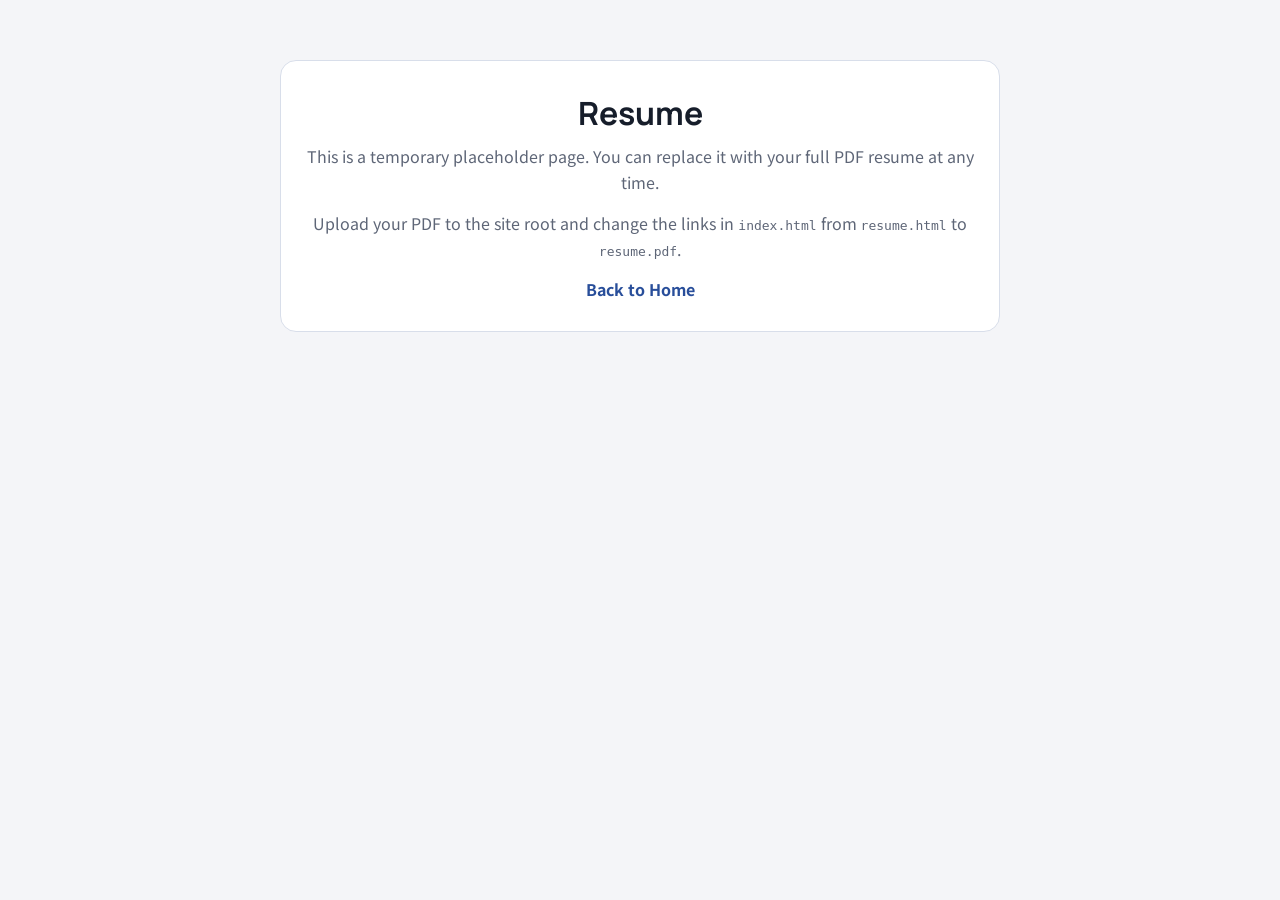
<file: resume.html>
<!DOCTYPE html>
<html lang="en">
  <head>
    <meta charset="UTF-8" />
    <meta name="viewport" content="width=device-width, initial-scale=1.0" />
    <title>Resume | Joowon Lee</title>
    <link rel="preconnect" href="https://fonts.googleapis.com" />
    <link rel="preconnect" href="https://fonts.gstatic.com" crossorigin />
    <link
      href="https://fonts.googleapis.com/css2?family=Manrope:wght@600;700;800&family=Noto+Sans+KR:wght@400;500;700&display=swap"
      rel="stylesheet"
    />
    <style>
      :root {
        --bg: #f4f5f8;
        --surface: #fff;
        --ink: #161d2a;
        --ink-soft: #5e6677;
        --line: #d8deea;
        --accent: #284e9a;
      }
      * {
        box-sizing: border-box;
      }
      body {
        margin: 0;
        font-family: "Noto Sans KR", sans-serif;
        color: var(--ink);
        background: var(--bg);
      }
      main {
        width: min(720px, 92%);
        margin: 60px auto;
        background: var(--surface);
        border: 1px solid var(--line);
        border-radius: 16px;
        padding: 30px 24px;
        text-align: center;
      }
      h1 {
        margin-top: 0;
        margin-bottom: 8px;
        font-family: "Manrope", sans-serif;
      }
      p {
        margin: 0 0 14px;
        color: var(--ink-soft);
        line-height: 1.65;
      }
      a {
        color: var(--accent);
        font-weight: 700;
        text-decoration: none;
      }
    </style>
  </head>
  <body>
    <main>
      <h1>Resume</h1>
      <p>
        This is a temporary placeholder page. You can replace it with your full PDF
        resume at any time.
      </p>
      <p>
        Upload your PDF to the site root and change the links in
        <code>index.html</code> from <code>resume.html</code> to
        <code>resume.pdf</code>.
      </p>
      <a href="./index.html">Back to Home</a>
    </main>
  </body>
</html>
</file>
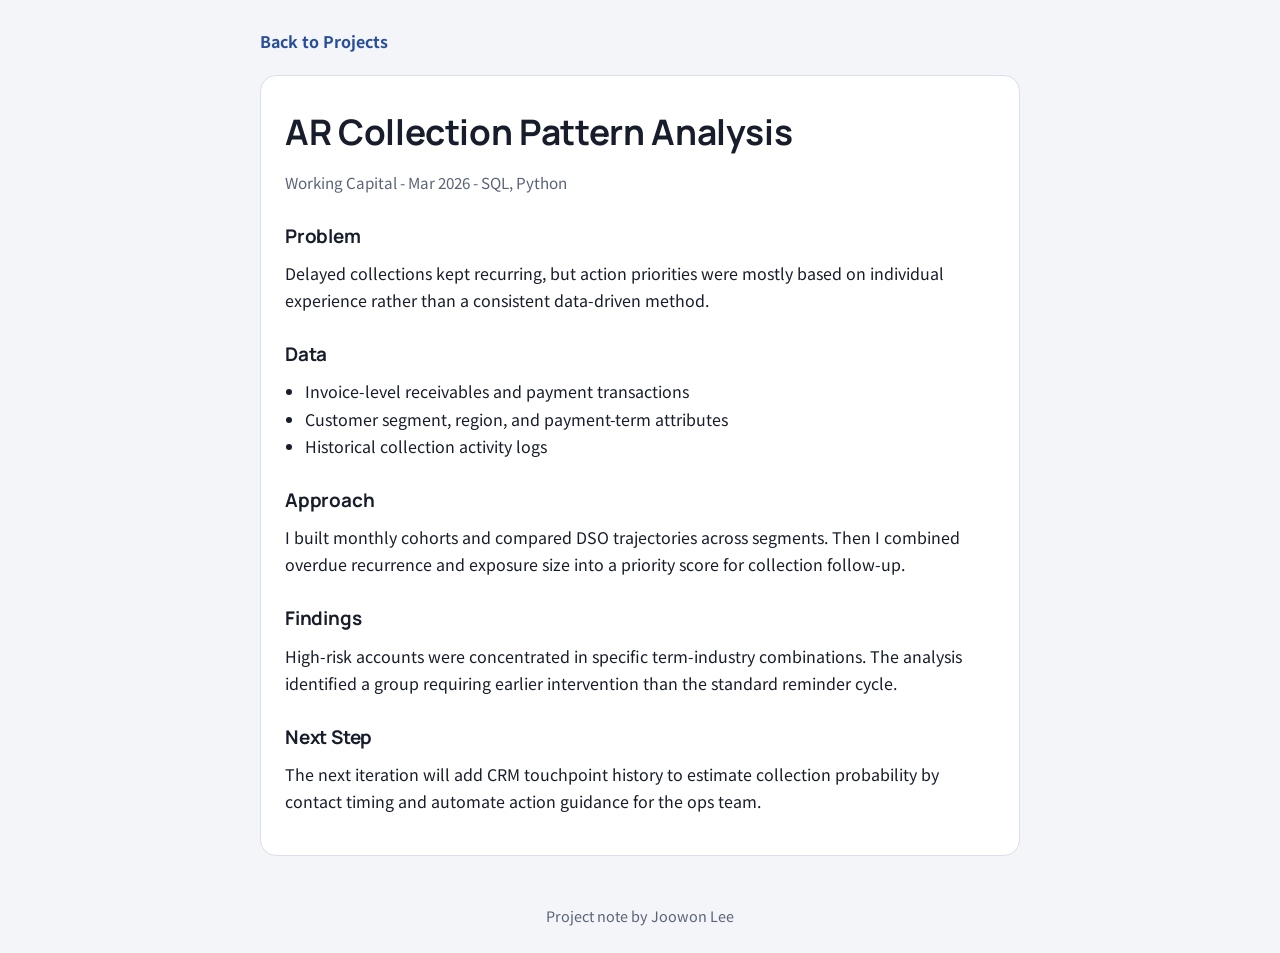
<file: posts/ar-collection-patterns.html>
<!DOCTYPE html>
<html lang="en">
  <head>
    <meta charset="UTF-8" />
    <meta name="viewport" content="width=device-width, initial-scale=1.0" />
    <title>AR Collection Pattern Analysis</title>
    <link rel="preconnect" href="https://fonts.googleapis.com" />
    <link rel="preconnect" href="https://fonts.gstatic.com" crossorigin />
    <link
      href="https://fonts.googleapis.com/css2?family=Manrope:wght@600;700;800&family=Noto+Sans+KR:wght@400;500;700&display=swap"
      rel="stylesheet"
    />
    <link rel="stylesheet" href="./post.css" />
  </head>
  <body>
    <div class="container top-link"><a href="../index.html">Back to Projects</a></div>
    <div class="container">
      <article>
        <h1>AR Collection Pattern Analysis</h1>
        <p class="meta">Working Capital - Mar 2026 - SQL, Python</p>

        <h2>Problem</h2>
        <p>
          Delayed collections kept recurring, but action priorities were mostly based
          on individual experience rather than a consistent data-driven method.
        </p>

        <h2>Data</h2>
        <ul>
          <li>Invoice-level receivables and payment transactions</li>
          <li>Customer segment, region, and payment-term attributes</li>
          <li>Historical collection activity logs</li>
        </ul>

        <h2>Approach</h2>
        <p>
          I built monthly cohorts and compared DSO trajectories across segments. Then
          I combined overdue recurrence and exposure size into a priority score for
          collection follow-up.
        </p>

        <h2>Findings</h2>
        <p>
          High-risk accounts were concentrated in specific term-industry combinations.
          The analysis identified a group requiring earlier intervention than the
          standard reminder cycle.
        </p>

        <h2>Next Step</h2>
        <p>
          The next iteration will add CRM touchpoint history to estimate collection
          probability by contact timing and automate action guidance for the ops team.
        </p>
      </article>
      <footer>Project note by Joowon Lee</footer>
    </div>
  </body>
</html>
</file>
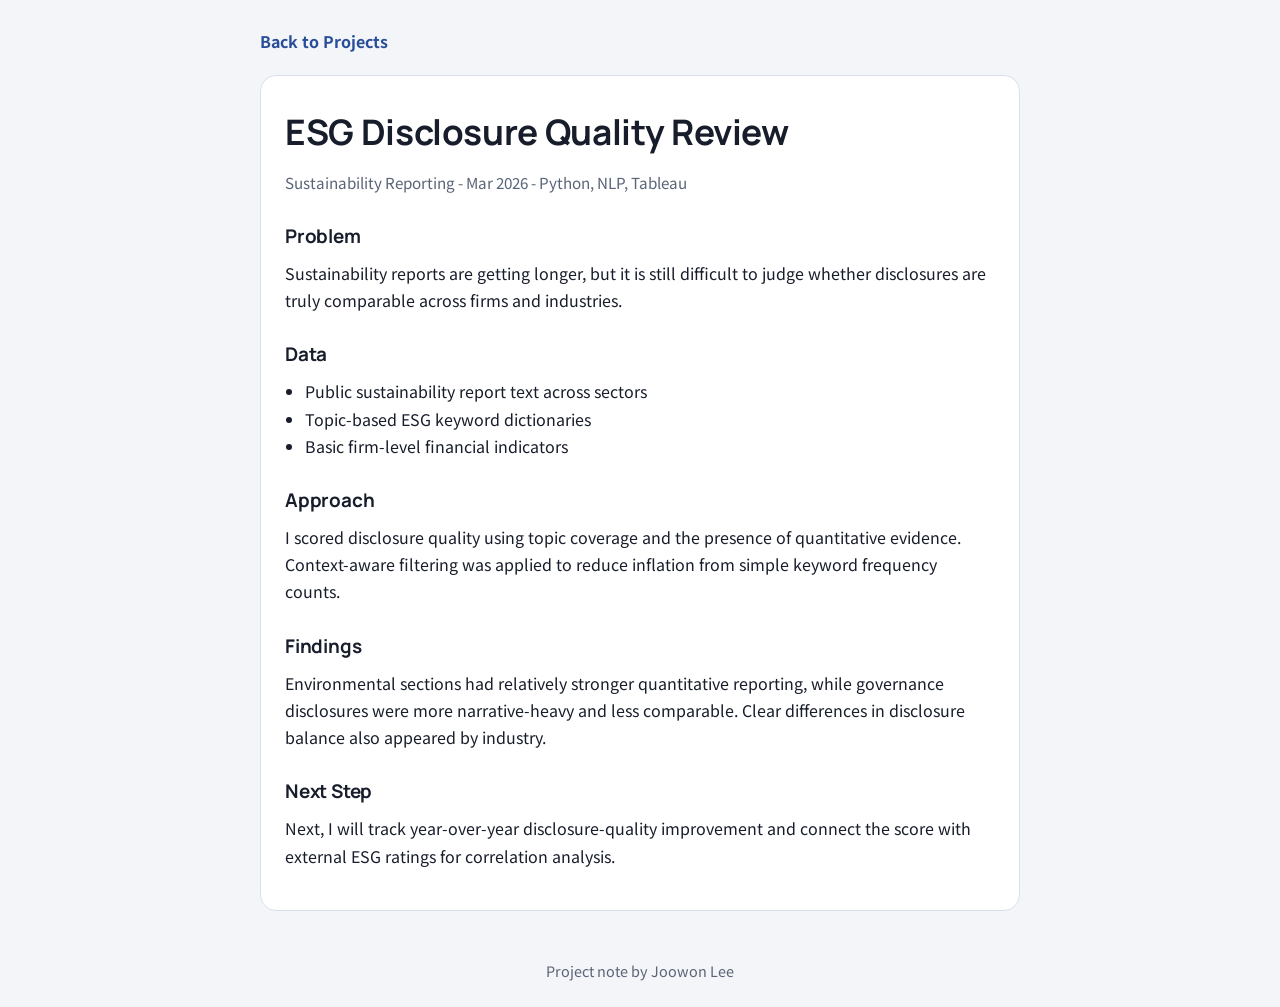
<file: posts/esg-disclosure-review.html>
<!DOCTYPE html>
<html lang="en">
  <head>
    <meta charset="UTF-8" />
    <meta name="viewport" content="width=device-width, initial-scale=1.0" />
    <title>ESG Disclosure Quality Review</title>
    <link rel="preconnect" href="https://fonts.googleapis.com" />
    <link rel="preconnect" href="https://fonts.gstatic.com" crossorigin />
    <link
      href="https://fonts.googleapis.com/css2?family=Manrope:wght@600;700;800&family=Noto+Sans+KR:wght@400;500;700&display=swap"
      rel="stylesheet"
    />
    <link rel="stylesheet" href="./post.css" />
  </head>
  <body>
    <div class="container top-link"><a href="../index.html">Back to Projects</a></div>
    <div class="container">
      <article>
        <h1>ESG Disclosure Quality Review</h1>
        <p class="meta">Sustainability Reporting - Mar 2026 - Python, NLP, Tableau</p>

        <h2>Problem</h2>
        <p>
          Sustainability reports are getting longer, but it is still difficult to judge
          whether disclosures are truly comparable across firms and industries.
        </p>

        <h2>Data</h2>
        <ul>
          <li>Public sustainability report text across sectors</li>
          <li>Topic-based ESG keyword dictionaries</li>
          <li>Basic firm-level financial indicators</li>
        </ul>

        <h2>Approach</h2>
        <p>
          I scored disclosure quality using topic coverage and the presence of
          quantitative evidence. Context-aware filtering was applied to reduce inflation
          from simple keyword frequency counts.
        </p>

        <h2>Findings</h2>
        <p>
          Environmental sections had relatively stronger quantitative reporting, while
          governance disclosures were more narrative-heavy and less comparable. Clear
          differences in disclosure balance also appeared by industry.
        </p>

        <h2>Next Step</h2>
        <p>
          Next, I will track year-over-year disclosure-quality improvement and connect
          the score with external ESG ratings for correlation analysis.
        </p>
      </article>
      <footer>Project note by Joowon Lee</footer>
    </div>
  </body>
</html>
</file>
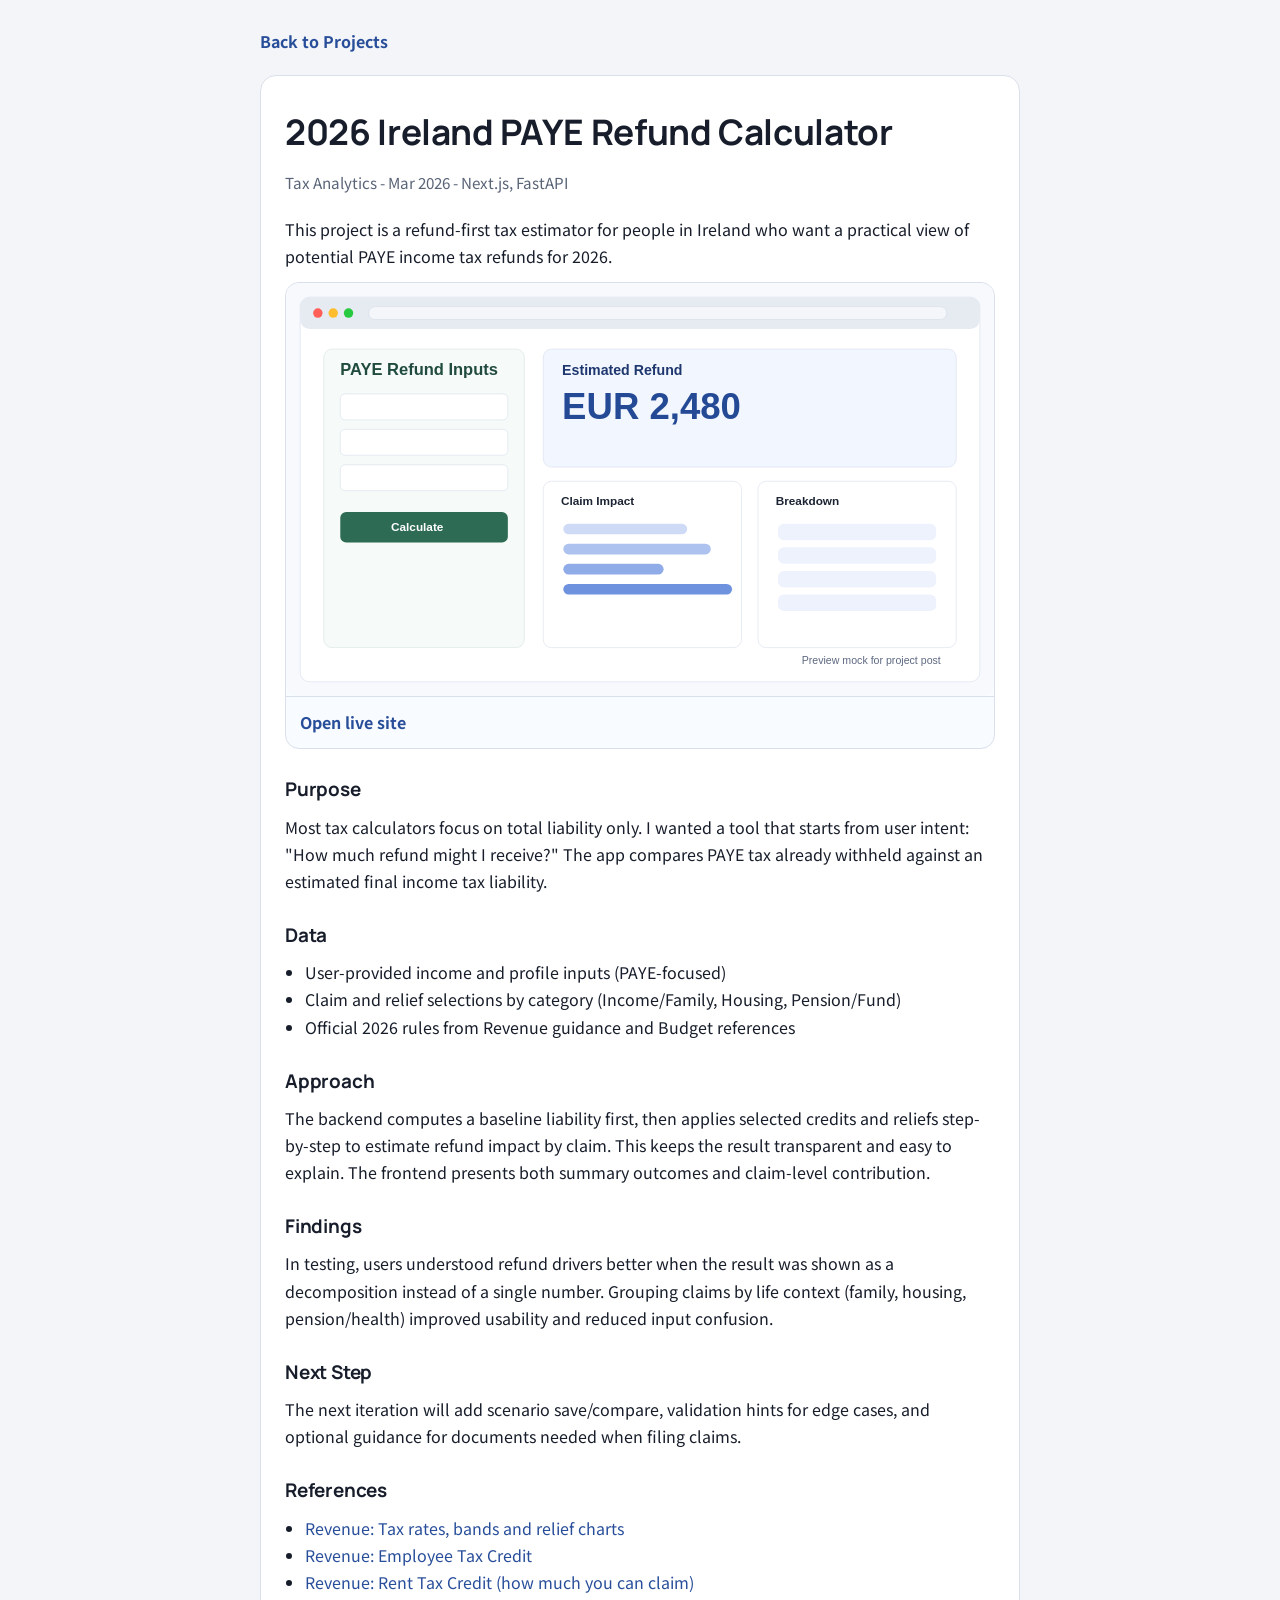
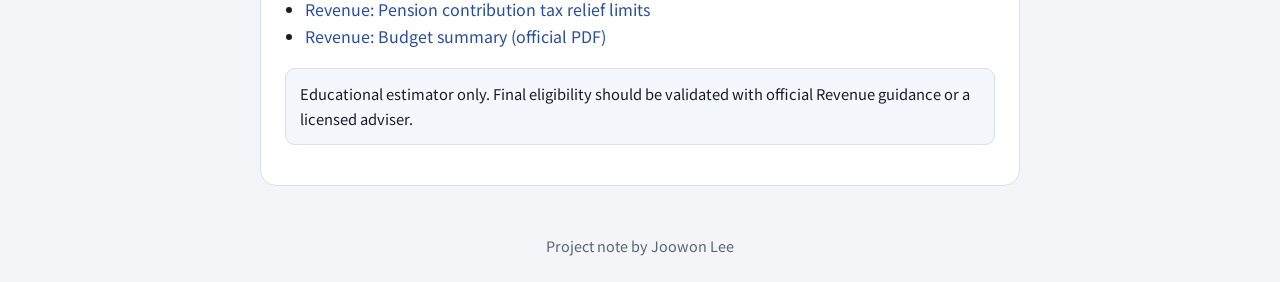
<file: posts/ireland-paye-refund-calculator.html>
<!DOCTYPE html>
<html lang="en">
  <head>
    <meta charset="UTF-8" />
    <meta name="viewport" content="width=device-width, initial-scale=1.0" />
    <title>2026 Ireland PAYE Refund Calculator</title>
    <link rel="preconnect" href="https://fonts.googleapis.com" />
    <link rel="preconnect" href="https://fonts.gstatic.com" crossorigin />
    <link
      href="https://fonts.googleapis.com/css2?family=Manrope:wght@600;700;800&family=Noto+Sans+KR:wght@400;500;700&display=swap"
      rel="stylesheet"
    />
    <link rel="stylesheet" href="./post.css" />
  </head>
  <body>
    <div class="container top-link"><a href="../index.html">Back to Projects</a></div>
    <div class="container">
      <article>
        <h1>2026 Ireland PAYE Refund Calculator</h1>
        <p class="meta">Tax Analytics - Mar 2026 - Next.js, FastAPI</p>

        <p>
          This project is a refund-first tax estimator for people in Ireland who want
          a practical view of potential PAYE income tax refunds for 2026.
        </p>

        <a
          class="landing-card"
          href="https://frontend-cat9711-a11ys-projects.vercel.app"
          target="_blank"
          rel="noopener noreferrer"
          aria-label="Open live PAYE refund calculator site"
        >
          <img
            class="preview-image"
            src="../assets/ireland-refund-calculator-preview.svg"
            alt="Preview of the Ireland PAYE refund calculator interface"
          />
          <span class="landing-text">Open live site</span>
        </a>

        <h2>Purpose</h2>
        <p>
          Most tax calculators focus on total liability only. I wanted a tool that
          starts from user intent: "How much refund might I receive?" The app compares
          PAYE tax already withheld against an estimated final income tax liability.
        </p>

        <h2>Data</h2>
        <ul>
          <li>User-provided income and profile inputs (PAYE-focused)</li>
          <li>Claim and relief selections by category (Income/Family, Housing, Pension/Fund)</li>
          <li>Official 2026 rules from Revenue guidance and Budget references</li>
        </ul>

        <h2>Approach</h2>
        <p>
          The backend computes a baseline liability first, then applies selected credits
          and reliefs step-by-step to estimate refund impact by claim. This keeps the
          result transparent and easy to explain. The frontend presents both summary
          outcomes and claim-level contribution.
        </p>

        <h2>Findings</h2>
        <p>
          In testing, users understood refund drivers better when the result was shown
          as a decomposition instead of a single number. Grouping claims by life
          context (family, housing, pension/health) improved usability and reduced
          input confusion.
        </p>

        <h2>Next Step</h2>
        <p>
          The next iteration will add scenario save/compare, validation hints for edge
          cases, and optional guidance for documents needed when filing claims.
        </p>

        <h2>References</h2>
        <ul class="reference-list">
          <li>
            <a
              href="https://www.revenue.ie/en/personal-tax-credits-reliefs-and-exemptions/tax-relief-charts/index.aspx"
              target="_blank"
              rel="noopener noreferrer"
              >Revenue: Tax rates, bands and relief charts</a
            >
          </li>
          <li>
            <a
              href="https://www.revenue.ie/en/personal-tax-credits-reliefs-and-exemptions/income-and-employment/employee-tax-credit/index.aspx"
              target="_blank"
              rel="noopener noreferrer"
              >Revenue: Employee Tax Credit</a
            >
          </li>
          <li>
            <a
              href="https://www.revenue.ie/en/personal-tax-credits-reliefs-and-exemptions/land-and-property/rent-credit/how-much-claim.aspx"
              target="_blank"
              rel="noopener noreferrer"
              >Revenue: Rent Tax Credit (how much you can claim)</a
            >
          </li>
          <li>
            <a
              href="https://www.revenue.ie/en/jobs-and-pensions/pension/relief/tax-relief-limits.aspx"
              target="_blank"
              rel="noopener noreferrer"
              >Revenue: Pension contribution tax relief limits</a
            >
          </li>
          <li>
            <a
              href="https://www.revenue.ie/en/corporate/press-office/budget-information/current-year/budget-summary.pdf"
              target="_blank"
              rel="noopener noreferrer"
              >Revenue: Budget summary (official PDF)</a
            >
          </li>
        </ul>

        <p class="small-note">
          Educational estimator only. Final eligibility should be validated with
          official Revenue guidance or a licensed adviser.
        </p>
      </article>
      <footer>Project note by Joowon Lee</footer>
    </div>
  </body>
</html>
</file>
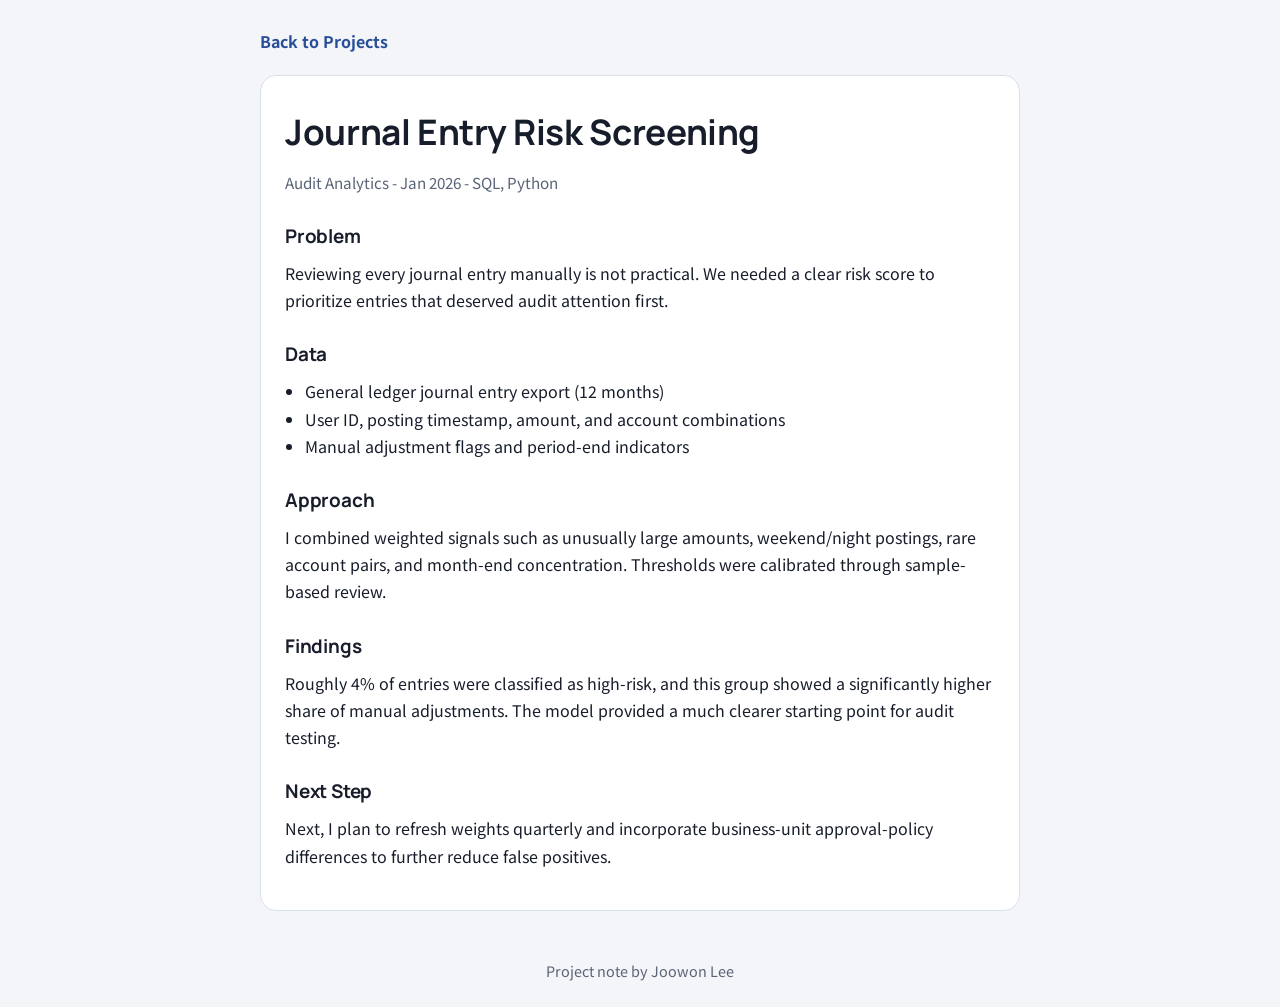
<file: posts/journal-entry-risk.html>
<!DOCTYPE html>
<html lang="en">
  <head>
    <meta charset="UTF-8" />
    <meta name="viewport" content="width=device-width, initial-scale=1.0" />
    <title>Journal Entry Risk Screening</title>
    <link rel="preconnect" href="https://fonts.googleapis.com" />
    <link rel="preconnect" href="https://fonts.gstatic.com" crossorigin />
    <link
      href="https://fonts.googleapis.com/css2?family=Manrope:wght@600;700;800&family=Noto+Sans+KR:wght@400;500;700&display=swap"
      rel="stylesheet"
    />
    <link rel="stylesheet" href="./post.css" />
  </head>
  <body>
    <div class="container top-link"><a href="../index.html">Back to Projects</a></div>
    <div class="container">
      <article>
        <h1>Journal Entry Risk Screening</h1>
        <p class="meta">Audit Analytics - Jan 2026 - SQL, Python</p>

        <h2>Problem</h2>
        <p>
          Reviewing every journal entry manually is not practical. We needed a clear
          risk score to prioritize entries that deserved audit attention first.
        </p>

        <h2>Data</h2>
        <ul>
          <li>General ledger journal entry export (12 months)</li>
          <li>User ID, posting timestamp, amount, and account combinations</li>
          <li>Manual adjustment flags and period-end indicators</li>
        </ul>

        <h2>Approach</h2>
        <p>
          I combined weighted signals such as unusually large amounts, weekend/night
          postings, rare account pairs, and month-end concentration. Thresholds were
          calibrated through sample-based review.
        </p>

        <h2>Findings</h2>
        <p>
          Roughly 4% of entries were classified as high-risk, and this group showed a
          significantly higher share of manual adjustments. The model provided a much
          clearer starting point for audit testing.
        </p>

        <h2>Next Step</h2>
        <p>
          Next, I plan to refresh weights quarterly and incorporate business-unit
          approval-policy differences to further reduce false positives.
        </p>
      </article>
      <footer>Project note by Joowon Lee</footer>
    </div>
  </body>
</html>
</file>
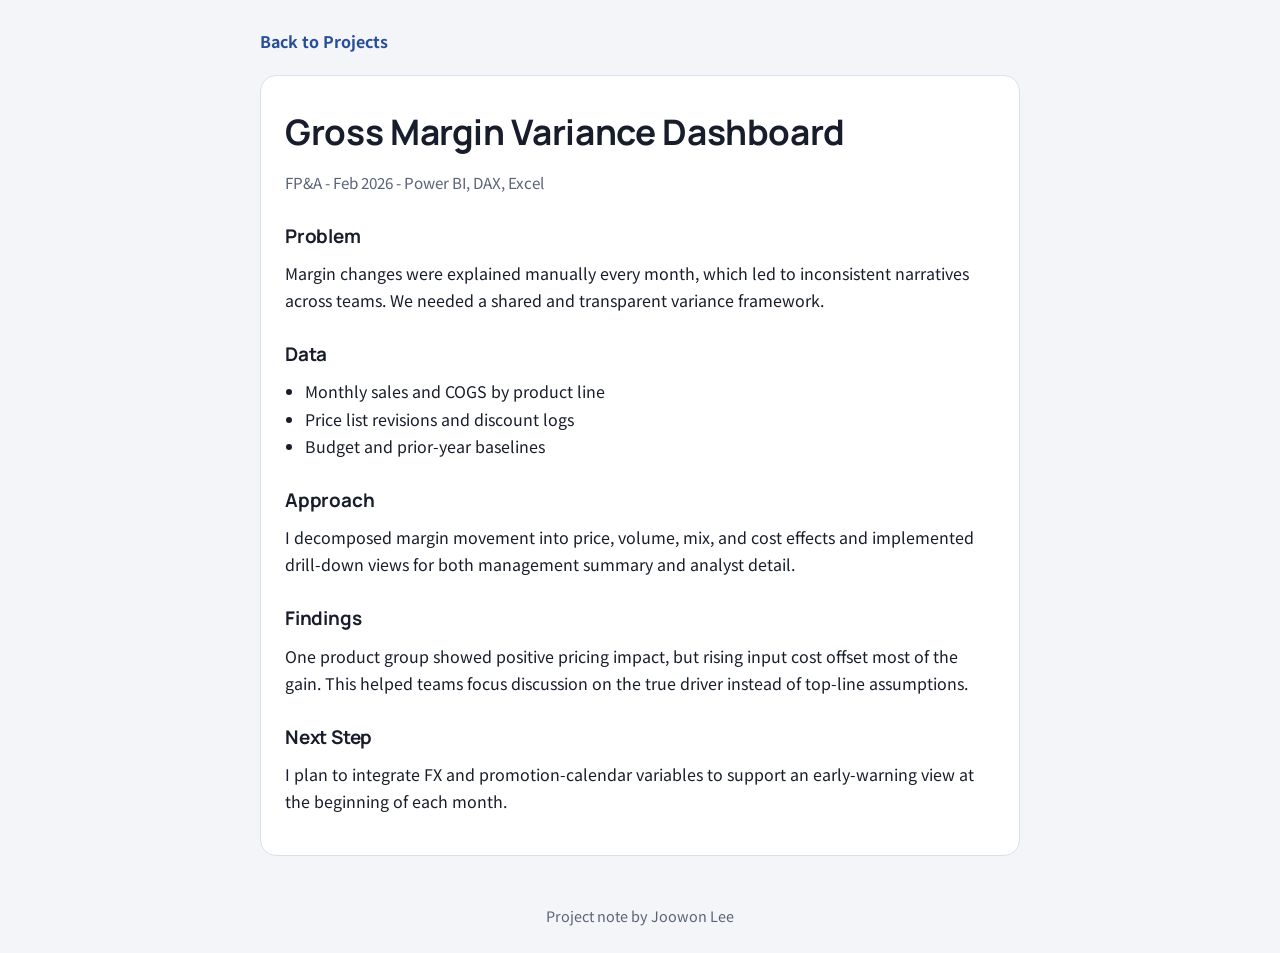
<file: posts/margin-variance-dashboard.html>
<!DOCTYPE html>
<html lang="en">
  <head>
    <meta charset="UTF-8" />
    <meta name="viewport" content="width=device-width, initial-scale=1.0" />
    <title>Gross Margin Variance Dashboard</title>
    <link rel="preconnect" href="https://fonts.googleapis.com" />
    <link rel="preconnect" href="https://fonts.gstatic.com" crossorigin />
    <link
      href="https://fonts.googleapis.com/css2?family=Manrope:wght@600;700;800&family=Noto+Sans+KR:wght@400;500;700&display=swap"
      rel="stylesheet"
    />
    <link rel="stylesheet" href="./post.css" />
  </head>
  <body>
    <div class="container top-link"><a href="../index.html">Back to Projects</a></div>
    <div class="container">
      <article>
        <h1>Gross Margin Variance Dashboard</h1>
        <p class="meta">FP&A - Feb 2026 - Power BI, DAX, Excel</p>

        <h2>Problem</h2>
        <p>
          Margin changes were explained manually every month, which led to inconsistent
          narratives across teams. We needed a shared and transparent variance framework.
        </p>

        <h2>Data</h2>
        <ul>
          <li>Monthly sales and COGS by product line</li>
          <li>Price list revisions and discount logs</li>
          <li>Budget and prior-year baselines</li>
        </ul>

        <h2>Approach</h2>
        <p>
          I decomposed margin movement into price, volume, mix, and cost effects and
          implemented drill-down views for both management summary and analyst detail.
        </p>

        <h2>Findings</h2>
        <p>
          One product group showed positive pricing impact, but rising input cost
          offset most of the gain. This helped teams focus discussion on the true
          driver instead of top-line assumptions.
        </p>

        <h2>Next Step</h2>
        <p>
          I plan to integrate FX and promotion-calendar variables to support an
          early-warning view at the beginning of each month.
        </p>
      </article>
      <footer>Project note by Joowon Lee</footer>
    </div>
  </body>
</html>
</file>
<file: posts/post.css>
:root {
  --bg: #f4f5f8;
  --surface: #ffffff;
  --ink: #171d2a;
  --ink-soft: #5a6477;
  --line: #d9dfeb;
  --accent: #284e9a;
}

*,
*::before,
*::after {
  box-sizing: border-box;
}

body {
  margin: 0;
  font-family: "Noto Sans KR", sans-serif;
  color: var(--ink);
  background: var(--bg);
  line-height: 1.7;
}

a {
  color: inherit;
}

.container {
  width: min(760px, 92%);
  margin: 0 auto;
}

.top-link {
  padding: 28px 0 0;
}

.top-link a {
  color: var(--accent);
  text-decoration: none;
  font-weight: 700;
}

.landing-card {
  display: block;
  text-decoration: none;
  margin: 8px 0 22px;
  border: 1px solid var(--line);
  border-radius: 14px;
  overflow: hidden;
  background: #f8fbff;
}

.preview-image {
  display: block;
  width: 100%;
  height: auto;
  border-bottom: 1px solid var(--line);
}

.landing-text {
  display: inline-block;
  padding: 12px 14px;
  color: var(--accent);
  font-weight: 700;
}

article {
  margin: 20px 0 48px;
  background: var(--surface);
  border: 1px solid var(--line);
  border-radius: 16px;
  padding: 26px 24px 28px;
}

h1,
h2 {
  margin-top: 0;
  font-family: "Manrope", sans-serif;
  letter-spacing: -0.01em;
}

h1 {
  margin-bottom: 8px;
  font-size: clamp(1.6rem, 4.4vw, 2.2rem);
}

.meta {
  margin: 0 0 20px;
  color: var(--ink-soft);
  font-size: 0.95rem;
}

h2 {
  margin-top: 24px;
  margin-bottom: 8px;
  font-size: 1.18rem;
}

p {
  margin-top: 0;
  margin-bottom: 12px;
}

ul {
  margin: 0 0 14px;
  padding-left: 20px;
}

.reference-list a {
  color: var(--accent);
  text-decoration: none;
}

.small-note {
  margin-top: 18px;
  padding: 12px 14px;
  border-radius: 10px;
  background: #f4f7fc;
  border: 1px solid var(--line);
  font-size: 0.92rem;
}

footer {
  color: var(--ink-soft);
  font-size: 0.9rem;
  text-align: center;
  padding-bottom: 24px;
}
</file>
